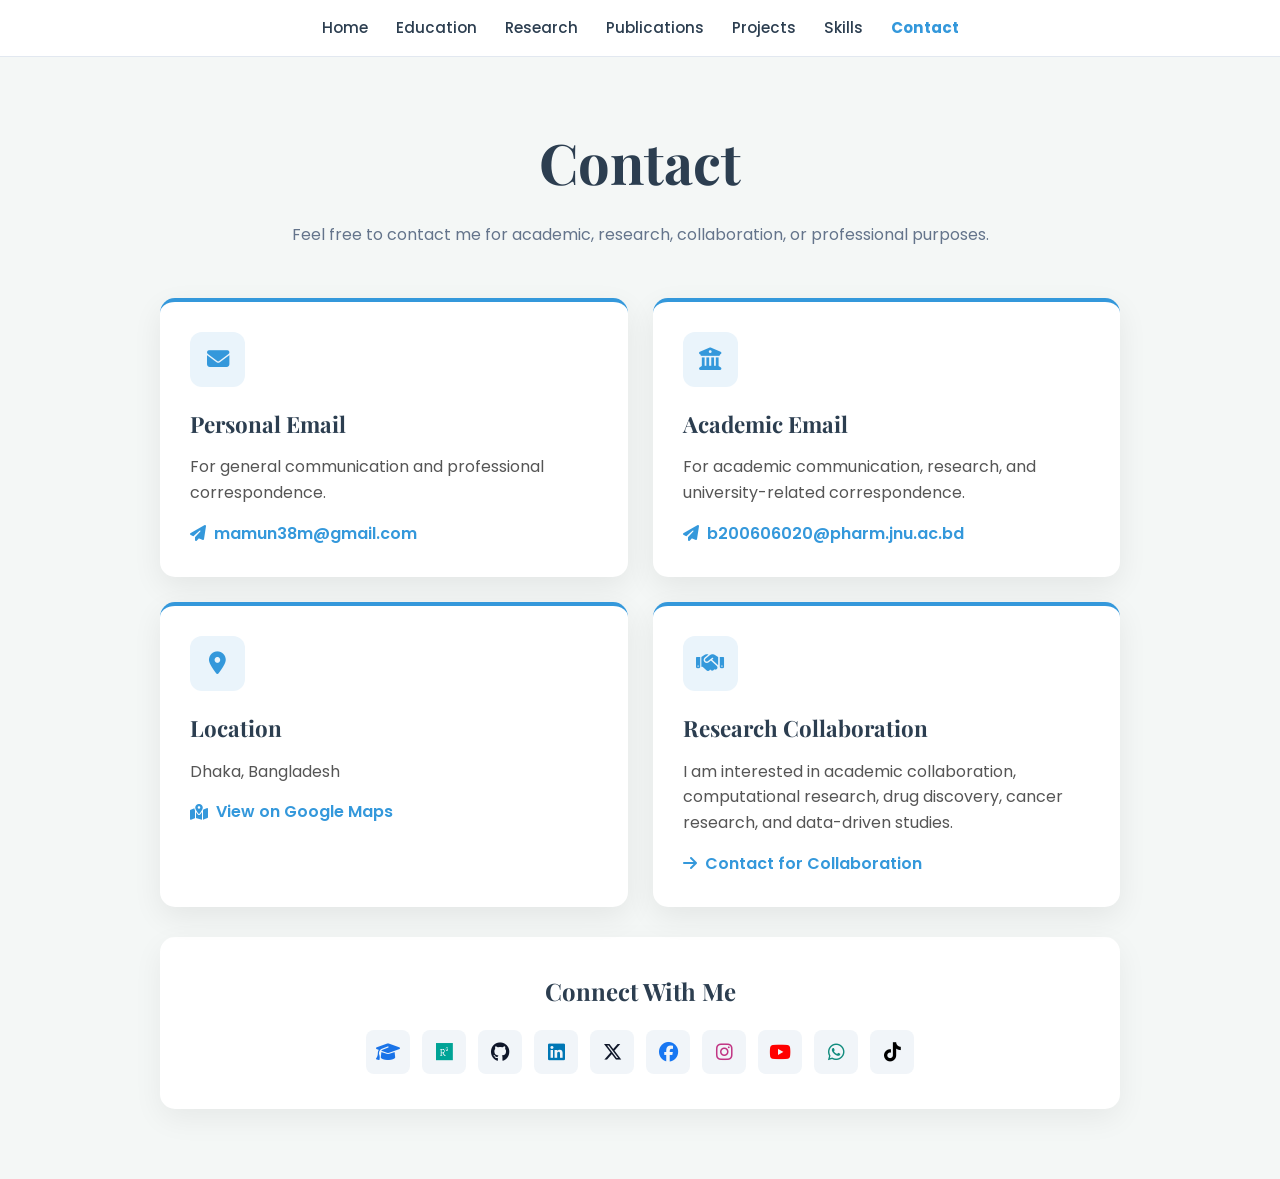
<file: contact/index.html>
<!DOCTYPE html>
<html lang="en">

<head>

    <meta charset="UTF-8">

    <meta
        name="viewport"
        content="width=device-width, initial-scale=1.0"
    >

    <title>Abdullah Al Mamun | Contact</title>

    <!-- Google Fonts -->
    <link rel="preconnect" href="https://fonts.googleapis.com">
    <link rel="preconnect" href="https://fonts.gstatic.com" crossorigin>

    <link
        href="https://fonts.googleapis.com/css2?family=Playfair+Display:wght@700&family=Poppins:wght@300;400;500;600;700&display=swap"
        rel="stylesheet"
    >

    <!-- Font Awesome -->
    <link
        rel="stylesheet"
        href="https://cdnjs.cloudflare.com/ajax/libs/font-awesome/6.5.1/css/all.min.css"
        crossorigin="anonymous"
        referrerpolicy="no-referrer"
    >

    <style>

        :root {
            --primary-color: #2c3e50;
            --accent-color: #3498db;
            --bg-color: #f4f7f6;
            --text-color: #333;
            --card-bg: #ffffff;
            --border-color: #e2e8f0;
        }

        * {
            box-sizing: border-box;
            scroll-behavior: smooth;
        }

        body {
            font-family: 'Poppins', sans-serif;

            background-color:
                var(--bg-color);

            color:
                var(--text-color);

            margin: 0;
            padding: 0;

            line-height: 1.6;
        }


        /* =========================
           Navigation
        ========================== */

        .site-header {
            background: #ffffff;

            border-bottom:
                1px solid var(--border-color);

            position: sticky;

            top: 0;

            z-index: 1000;
        }


        .site-nav {
            max-width: 1100px;

            margin: 0 auto;

            padding: 16px 20px;

            display: flex;

            justify-content: center;

            align-items: center;

            gap: 28px;

            flex-wrap: wrap;
        }


        .site-nav a {
            color:
                var(--primary-color);

            text-decoration: none;

            font-weight: 500;

            font-size: 0.95rem;

            transition:
                color 0.2s ease,
                transform 0.2s ease;
        }


        .site-nav a:hover {
            color:
                var(--accent-color);

            transform:
                translateY(-1px);
        }


        .site-nav a.active {
            color:
                var(--accent-color);

            font-weight: 700;
        }


        /* =========================
           Page Header
        ========================== */

        .page-header {
            text-align: center;

            max-width: 1000px;

            margin: 0 auto;

            padding:
                60px 20px 30px 20px;
        }


        .page-header h1 {
            font-family:
                'Playfair Display',
                serif;

            font-size:
                clamp(2.3rem, 5vw, 3.5rem);

            color:
                var(--primary-color);

            margin:
                0 0 15px 0;
        }


        .page-header p {
            max-width: 720px;

            margin: 0 auto;

            color:
                #64748b;

            font-size:
                1rem;
        }


        /* =========================
           Main Container
        ========================== */

        .container {
            max-width: 1000px;

            margin: 0 auto;

            padding:
                20px 20px 70px 20px;
        }


        /* =========================
           Contact Grid
        ========================== */

        .contact-grid {
            display: grid;

            grid-template-columns:
                repeat(2, 1fr);

            gap: 25px;
        }


        /* =========================
           Contact Card
        ========================== */

        .contact-card {
            background:
                var(--card-bg);

            border-radius:
                15px;

            padding:
                30px;

            box-shadow:
                0 10px 30px
                rgba(0, 0, 0, 0.07);

            border-top:
                4px solid var(--accent-color);

            transition:
                transform 0.3s ease,
                box-shadow 0.3s ease;
        }


        .contact-card:hover {
            transform:
                translateY(-6px);

            box-shadow:
                0 16px 38px
                rgba(0, 0, 0, 0.12);
        }


        /* =========================
           Contact Icon
        ========================== */

        .contact-icon {
            width:
                55px;

            height:
                55px;

            border-radius:
                12px;

            background:
                #eaf4fb;

            color:
                var(--accent-color);

            display:
                flex;

            align-items:
                center;

            justify-content:
                center;

            margin-bottom:
                20px;
        }


        .contact-icon i {
            font-size:
                1.4rem;
        }


        /* =========================
           Contact Heading
        ========================== */

        .contact-card h2 {
            font-family:
                'Playfair Display',
                serif;

            color:
                var(--primary-color);

            font-size:
                1.4rem;

            margin:
                0 0 12px 0;
        }


        .contact-card p {
            color:
                #555;

            margin:
                0 0 15px 0;
        }


        /* =========================
           Contact Links
        ========================== */

        .contact-link {
            display:
                inline-flex;

            align-items:
                center;

            gap:
                8px;

            color:
                var(--accent-color);

            text-decoration:
                none;

            font-weight:
                600;

            word-break:
                break-word;
        }


        .contact-link:hover {
            text-decoration:
                underline;
        }


        /* =========================
           Social Section
        ========================== */

        .social-section {
            background:
                #ffffff;

            border-radius:
                15px;

            padding:
                35px;

            margin-top:
                30px;

            box-shadow:
                0 10px 30px
                rgba(0, 0, 0, 0.06);

            text-align:
                center;
        }


        .social-section h2 {
            font-family:
                'Playfair Display',
                serif;

            color:
                var(--primary-color);

            margin:
                0 0 20px 0;
        }


        .social-grid {
            display:
                flex;

            justify-content:
                center;

            align-items:
                center;

            flex-wrap:
                wrap;

            gap:
                12px;
        }


        /* =========================
           Social Buttons
        ========================== */

        .social-btn {
            width:
                44px;

            height:
                44px;

            border-radius:
                8px;

            background:
                #f1f5f9;

            display:
                flex;

            align-items:
                center;

            justify-content:
                center;

            text-decoration:
                none;

            transition:
                background-color 0.2s ease,
                transform 0.2s ease;
        }


        .social-btn i {
            font-size:
                1.2rem;
        }


        .social-btn:hover {
            background:
                #0f172a;

            transform:
                translateY(-3px);
        }


        .social-btn:hover i {
            color:
                #ffffff !important;
        }


        .scholar i {
            color: #1a73e8;
        }

        .researchgate i {
            color: #00a396;
        }

        .github i {
            color: #0f172a;
        }

        .linkedin i {
            color: #0077b5;
        }

        .twitter i {
            color: #0f172a;
        }

        .facebook i {
            color: #1877f2;
        }

        .instagram i {
            color: #c13584;
        }

        .youtube i {
            color: #ff0000;
        }

        .whatsapp i {
            color: #128c7e;
        }

        .tiktok i {
            color: #000000;
        }


        /* =========================
           Responsive
        ========================== */

        @media (max-width: 768px) {

            .site-nav {
                gap:
                    15px;

                padding:
                    14px 12px;
            }


            .site-nav a {
                font-size:
                    0.9rem;
            }


            .page-header {
                padding:
                    45px 15px 20px 15px;
            }


            .container {
                padding:
                    15px 15px 50px 15px;
            }


            .contact-grid {
                grid-template-columns:
                    1fr;
            }


            .contact-card,
            .social-section {
                padding:
                    25px;
            }

        }

    </style>

</head>


<body>


    <!-- =========================
         Navigation
    ========================== -->

    <header class="site-header">

        <nav class="site-nav">

            <a href="../">
                Home
            </a>

            <a href="../education/">
                Education
            </a>

            <a href="../research/">
                Research
            </a>

            <a href="../publications/">
                Publications
            </a>

            <a href="../projects/">
                Projects
            </a>

            <a href="../skills/">
                Skills
            </a>

            <a
                href="../contact/"
                class="active"
            >
                Contact
            </a>

        </nav>

    </header>


    <!-- =========================
         Page Header
    ========================== -->

    <header class="page-header">

        <h1>
            Contact
        </h1>

        <p>
            Feel free to contact me for academic,
            research, collaboration, or professional purposes.
        </p>

    </header>


    <!-- =========================
         Main Content
    ========================== -->

    <main class="container">


        <section class="contact-grid">


            <!-- Personal Email -->

            <article class="contact-card">

                <div class="contact-icon">

                    <i class="fa-solid fa-envelope"></i>

                </div>


                <h2>
                    Personal Email
                </h2>


                <p>
                    For general communication and professional
                    correspondence.
                </p>


                <a
                    href="mailto:mamun38m@gmail.com"
                    class="contact-link"
                >

                    <i class="fa-solid fa-paper-plane"></i>

                    mamun38m@gmail.com

                </a>

            </article>


            <!-- Academic Email -->

            <article class="contact-card">

                <div class="contact-icon">

                    <i class="fa-solid fa-building-columns"></i>

                </div>


                <h2>
                    Academic Email
                </h2>


                <p>
                    For academic communication, research,
                    and university-related correspondence.
                </p>


                <a
                    href="mailto:b200606020@pharm.jnu.ac.bd"
                    class="contact-link"
                >

                    <i class="fa-solid fa-paper-plane"></i>

                    b200606020@pharm.jnu.ac.bd

                </a>

            </article>


            <!-- Location -->

            <article class="contact-card">

                <div class="contact-icon">

                    <i class="fa-solid fa-location-dot"></i>

                </div>


                <h2>
                    Location
                </h2>


                <p>
                    Dhaka, Bangladesh
                </p>


                <a
                    href="https://www.google.com/maps/search/?api=1&query=Dhaka%2C%20Bangladesh"
                    target="_blank"
                    rel="noopener noreferrer"
                    class="contact-link"
                >

                    <i class="fa-solid fa-map-location-dot"></i>

                    View on Google Maps

                </a>

            </article>


            <!-- Research Collaboration -->

            <article class="contact-card">

                <div class="contact-icon">

                    <i class="fa-solid fa-handshake"></i>

                </div>


                <h2>
                    Research Collaboration
                </h2>


                <p>
                    I am interested in academic collaboration,
                    computational research, drug discovery,
                    cancer research, and data-driven studies.
                </p>


                <a
                    href="mailto:mamun38m@gmail.com?subject=Research%20Collaboration"
                    class="contact-link"
                >

                    <i class="fa-solid fa-arrow-right"></i>

                    Contact for Collaboration

                </a>

            </article>


        </section>


        <!-- =========================
             Social Media
        ========================== -->

        <section class="social-section">

            <h2>
                Connect With Me
            </h2>


            <div class="social-grid">


                <!-- Google Scholar -->

                <a
                    href="https://scholar.google.com/citations?user=qJo47FMAAAAJ&hl=en"
                    target="_blank"
                    rel="noopener noreferrer"
                    title="Google Scholar"
                    class="social-btn scholar"
                >

                    <i class="fa-solid fa-graduation-cap"></i>

                </a>


                <!-- ResearchGate -->

                <a
                    href="https://www.researchgate.net/profile/Abdullah-Al-Mamun-172"
                    target="_blank"
                    rel="noopener noreferrer"
                    title="ResearchGate"
                    class="social-btn researchgate"
                >

                    <i class="fa-brands fa-researchgate"></i>

                </a>


                <!-- GitHub -->

                <a
                    href="https://github.com/mamun38m"
                    target="_blank"
                    rel="noopener noreferrer"
                    title="GitHub"
                    class="social-btn github"
                >

                    <i class="fa-brands fa-github"></i>

                </a>


                <!-- LinkedIn -->

                <a
                    href="https://www.linkedin.com/in/abdullah-al-mamun-a0a0a9363"
                    target="_blank"
                    rel="noopener noreferrer"
                    title="LinkedIn"
                    class="social-btn linkedin"
                >

                    <i class="fa-brands fa-linkedin"></i>

                </a>


                <!-- X -->

                <a
                    href="https://x.com/mamun38m"
                    target="_blank"
                    rel="noopener noreferrer"
                    title="X"
                    class="social-btn twitter"
                >

                    <i class="fa-brands fa-x-twitter"></i>

                </a>


                <!-- Facebook -->

                <a
                    href="https://www.facebook.com/profile.php?id=61592614747539"
                    target="_blank"
                    rel="noopener noreferrer"
                    title="Facebook"
                    class="social-btn facebook"
                >

                    <i class="fa-brands fa-facebook"></i>

                </a>


                <!-- Instagram -->

                <a
                    href="https://www.instagram.com/learnunnecessarythings/"
                    target="_blank"
                    rel="noopener noreferrer"
                    title="Instagram"
                    class="social-btn instagram"
                >

                    <i class="fa-brands fa-instagram"></i>

                </a>


                <!-- YouTube -->

                <a
                    href="https://www.youtube.com/@LearnUnnecessaryThings"
                    target="_blank"
                    rel="noopener noreferrer"
                    title="YouTube"
                    class="social-btn youtube"
                >

                    <i class="fa-brands fa-youtube"></i>

                </a>


                <!-- WhatsApp -->

                <a
                    href="https://wa.me/8801571246461"
                    target="_blank"
                    rel="noopener noreferrer"
                    title="WhatsApp"
                    class="social-btn whatsapp"
                >

                    <i class="fa-brands fa-whatsapp"></i>

                </a>


                <!-- TikTok -->

                <a
                    href="https://www.tiktok.com/@learnunnecessarythings"
                    target="_blank"
                    rel="noopener noreferrer"
                    title="TikTok"
                    class="social-btn tiktok"
                >

                    <i class="fa-brands fa-tiktok"></i>

                </a>


            </div>

        </section>


    </main>


</body>

</html>
</file>
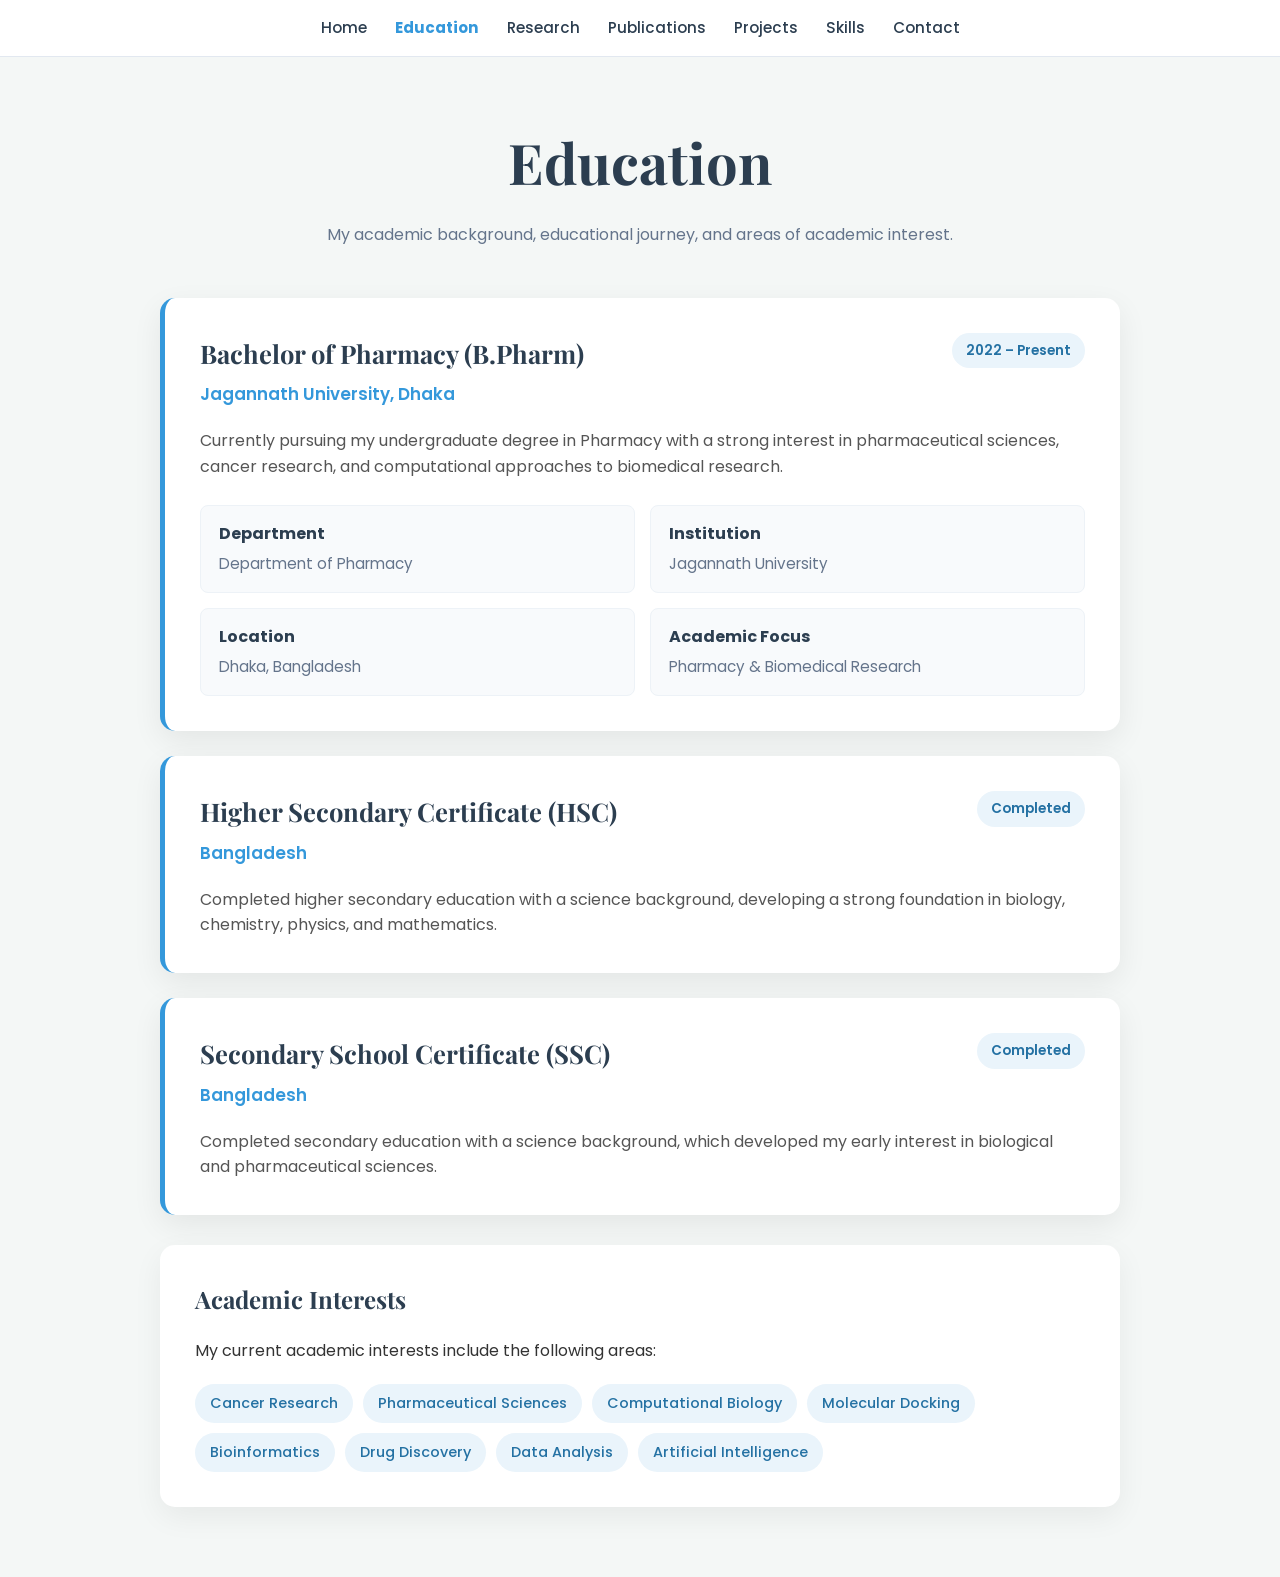
<file: education/index.html>
<!DOCTYPE html>
<html lang="en">

<head>

    <meta charset="UTF-8">

    <meta
        name="viewport"
        content="width=device-width, initial-scale=1.0"
    >

    <title>Abdullah Al Mamun | Education</title>

    <!-- Google Fonts -->
    <link rel="preconnect" href="https://fonts.googleapis.com">
    <link rel="preconnect" href="https://fonts.gstatic.com" crossorigin>

    <link
        href="https://fonts.googleapis.com/css2?family=Playfair+Display:wght@700&family=Poppins:wght@300;400;500;600;700&display=swap"
        rel="stylesheet"
    >

    <!-- Font Awesome -->
    <link
        rel="stylesheet"
        href="https://cdnjs.cloudflare.com/ajax/libs/font-awesome/6.5.1/css/all.min.css"
        crossorigin="anonymous"
        referrerpolicy="no-referrer"
    >

    <style>

        :root {
            --primary-color: #2c3e50;
            --accent-color: #3498db;
            --bg-color: #f4f7f6;
            --text-color: #333;
            --card-bg: #ffffff;
            --border-color: #e2e8f0;
        }

        * {
            box-sizing: border-box;
            scroll-behavior: smooth;
        }

        body {
            font-family: 'Poppins', sans-serif;

            background-color: var(--bg-color);

            color: var(--text-color);

            margin: 0;
            padding: 0;

            line-height: 1.6;
        }


        /* =========================
           Navigation
        ========================== */

        .site-header {
            background: #ffffff;

            border-bottom:
                1px solid var(--border-color);

            position: sticky;

            top: 0;

            z-index: 1000;
        }


        .site-nav {
            max-width: 1100px;

            margin: 0 auto;

            padding: 16px 20px;

            display: flex;

            justify-content: center;

            align-items: center;

            gap: 28px;

            flex-wrap: wrap;
        }


        .site-nav a {
            color: var(--primary-color);

            text-decoration: none;

            font-weight: 500;

            font-size: 0.95rem;

            transition:
                color 0.2s ease,
                transform 0.2s ease;
        }


        .site-nav a:hover {
            color: var(--accent-color);

            transform:
                translateY(-1px);
        }


        .site-nav a.active {
            color: var(--accent-color);

            font-weight: 700;
        }


        /* =========================
           Page Header
        ========================== */

        .page-header {
            text-align: center;

            max-width: 1000px;

            margin: 0 auto;

            padding:
                60px 20px 30px 20px;
        }


        .page-header h1 {
            font-family:
                'Playfair Display',
                serif;

            font-size:
                clamp(2.3rem, 5vw, 3.5rem);

            color:
                var(--primary-color);

            margin:
                0 0 15px 0;
        }


        .page-header p {
            max-width: 700px;

            margin: 0 auto;

            color: #64748b;

            font-size: 1rem;
        }


        /* =========================
           Main Container
        ========================== */

        .container {
            max-width: 1000px;

            margin: 0 auto;

            padding:
                20px 20px 70px 20px;
        }


        /* =========================
           Education Card
        ========================== */

        .education-card {
            background:
                var(--card-bg);

            border-radius:
                15px;

            padding:
                35px;

            margin-bottom:
                25px;

            box-shadow:
                0 10px 30px
                rgba(0, 0, 0, 0.07);

            border-left:
                5px solid var(--accent-color);

            transition:
                transform 0.3s ease,
                box-shadow 0.3s ease;
        }


        .education-card:hover {
            transform:
                translateY(-5px);

            box-shadow:
                0 15px 35px
                rgba(0, 0, 0, 0.11);
        }


        .education-top {
            display: flex;

            justify-content: space-between;

            align-items: flex-start;

            gap: 20px;

            flex-wrap: wrap;
        }


        .education-title {
            flex: 1;
        }


        .education-title h2 {
            font-family:
                'Playfair Display',
                serif;

            color:
                var(--primary-color);

            margin:
                0 0 8px 0;

            font-size:
                1.6rem;
        }


        .education-title h3 {
            color:
                var(--accent-color);

            margin:
                0;

            font-size:
                1.05rem;

            font-weight:
                600;
        }


        .education-date {
            background:
                #eaf4fb;

            color:
                #2471a3;

            padding:
                7px 14px;

            border-radius:
                20px;

            font-size:
                0.85rem;

            font-weight:
                600;

            white-space:
                nowrap;
        }


        .education-card p {
            margin:
                20px 0 0 0;

            color:
                #555;
        }


        /* =========================
           Details
        ========================== */

        .details-grid {
            display:
                grid;

            grid-template-columns:
                repeat(2, 1fr);

            gap:
                15px;

            margin-top:
                25px;
        }


        .detail-item {
            background:
                #f8fafc;

            padding:
                15px 18px;

            border-radius:
                8px;

            border:
                1px solid #edf2f7;
        }


        .detail-item strong {
            display:
                block;

            color:
                var(--primary-color);

            margin-bottom:
                5px;
        }


        .detail-item span {
            color:
                #64748b;

            font-size:
                0.95rem;
        }


        /* =========================
           Academic Interests
        ========================== */

        .interest-section {
            background:
                #ffffff;

            border-radius:
                15px;

            padding:
                35px;

            margin-top:
                30px;

            box-shadow:
                0 10px 30px
                rgba(0, 0, 0, 0.06);
        }


        .interest-section h2 {
            font-family:
                'Playfair Display',
                serif;

            color:
                var(--primary-color);

            margin-top:
                0;
        }


        .interest-list {
            display:
                flex;

            flex-wrap:
                wrap;

            gap:
                10px;

            padding:
                0;

            margin:
                20px 0 0 0;

            list-style:
                none;
        }


        .interest-list li {
            background:
                #eaf4fb;

            color:
                #2471a3;

            padding:
                8px 15px;

            border-radius:
                20px;

            font-size:
                0.9rem;

            font-weight:
                500;
        }


        /* =========================
           Responsive
        ========================== */

        @media (max-width: 768px) {

            .site-nav {
                gap:
                    15px;

                padding:
                    14px 12px;
            }


            .site-nav a {
                font-size:
                    0.9rem;
            }


            .page-header {
                padding:
                    45px 15px 20px 15px;
            }


            .container {
                padding:
                    15px 15px 50px 15px;
            }


            .education-card,
            .interest-section {
                padding:
                    25px;
            }


            .details-grid {
                grid-template-columns:
                    1fr;
            }
        }


        @media (max-width: 500px) {

            .education-title h2 {
                font-size:
                    1.35rem;
            }


            .education-top {
                flex-direction:
                    column;
            }

        }

    </style>

</head>


<body>


    <!-- =========================
         Navigation
    ========================== -->

    <header class="site-header">

        <nav class="site-nav">

            <a href="../">
                Home
            </a>

            <a
                href="../education/"
                class="active"
            >
                Education
            </a>

            <a href="../research/">
                Research
            </a>

            <a href="../publications/">
                Publications
            </a>

            <a href="../projects/">
                Projects
            </a>

            <a href="../skills/">
                Skills
            </a>

            <a href="../contact/">
                Contact
            </a>

        </nav>

    </header>


    <!-- =========================
         Page Header
    ========================== -->

    <header class="page-header">

        <h1>
            Education
        </h1>

        <p>
            My academic background, educational journey,
            and areas of academic interest.
        </p>

    </header>


    <!-- =========================
         Main Content
    ========================== -->

    <main class="container">


        <!-- =========================
             University
        ========================== -->

        <section class="education-card">

            <div class="education-top">

                <div class="education-title">

                    <h2>
                        Bachelor of Pharmacy (B.Pharm)
                    </h2>

                    <h3>
                        Jagannath University, Dhaka
                    </h3>

                </div>

                <div class="education-date">
                    2022 – Present
                </div>

            </div>


            <p>
                Currently pursuing my undergraduate degree in Pharmacy
                with a strong interest in pharmaceutical sciences,
                cancer research, and computational approaches to
                biomedical research.
            </p>


            <div class="details-grid">

                <div class="detail-item">

                    <strong>
                        Department
                    </strong>

                    <span>
                        Department of Pharmacy
                    </span>

                </div>


                <div class="detail-item">

                    <strong>
                        Institution
                    </strong>

                    <span>
                        Jagannath University
                    </span>

                </div>


                <div class="detail-item">

                    <strong>
                        Location
                    </strong>

                    <span>
                        Dhaka, Bangladesh
                    </span>

                </div>


                <div class="detail-item">

                    <strong>
                        Academic Focus
                    </strong>

                    <span>
                        Pharmacy &amp; Biomedical Research
                    </span>

                </div>

            </div>

        </section>


        <!-- =========================
             Higher Secondary
        ========================== -->

        <section class="education-card">

            <div class="education-top">

                <div class="education-title">

                    <h2>
                        Higher Secondary Certificate (HSC)
                    </h2>

                    <h3>
                        Bangladesh
                    </h3>

                </div>

                <div class="education-date">
                    Completed
                </div>

            </div>


            <p>
                Completed higher secondary education with a science
                background, developing a strong foundation in
                biology, chemistry, physics, and mathematics.
            </p>

        </section>


        <!-- =========================
             Secondary
        ========================== -->

        <section class="education-card">

            <div class="education-top">

                <div class="education-title">

                    <h2>
                        Secondary School Certificate (SSC)
                    </h2>

                    <h3>
                        Bangladesh
                    </h3>

                </div>

                <div class="education-date">
                    Completed
                </div>

            </div>


            <p>
                Completed secondary education with a science background,
                which developed my early interest in biological and
                pharmaceutical sciences.
            </p>

        </section>


        <!-- =========================
             Academic Interests
        ========================== -->

        <section class="interest-section">

            <h2>
                Academic Interests
            </h2>

            <p>
                My current academic interests include the following
                areas:
            </p>


            <ul class="interest-list">

                <li>
                    Cancer Research
                </li>

                <li>
                    Pharmaceutical Sciences
                </li>

                <li>
                    Computational Biology
                </li>

                <li>
                    Molecular Docking
                </li>

                <li>
                    Bioinformatics
                </li>

                <li>
                    Drug Discovery
                </li>

                <li>
                    Data Analysis
                </li>

                <li>
                    Artificial Intelligence
                </li>

            </ul>

        </section>


    </main>


</body>

</html>
</file>
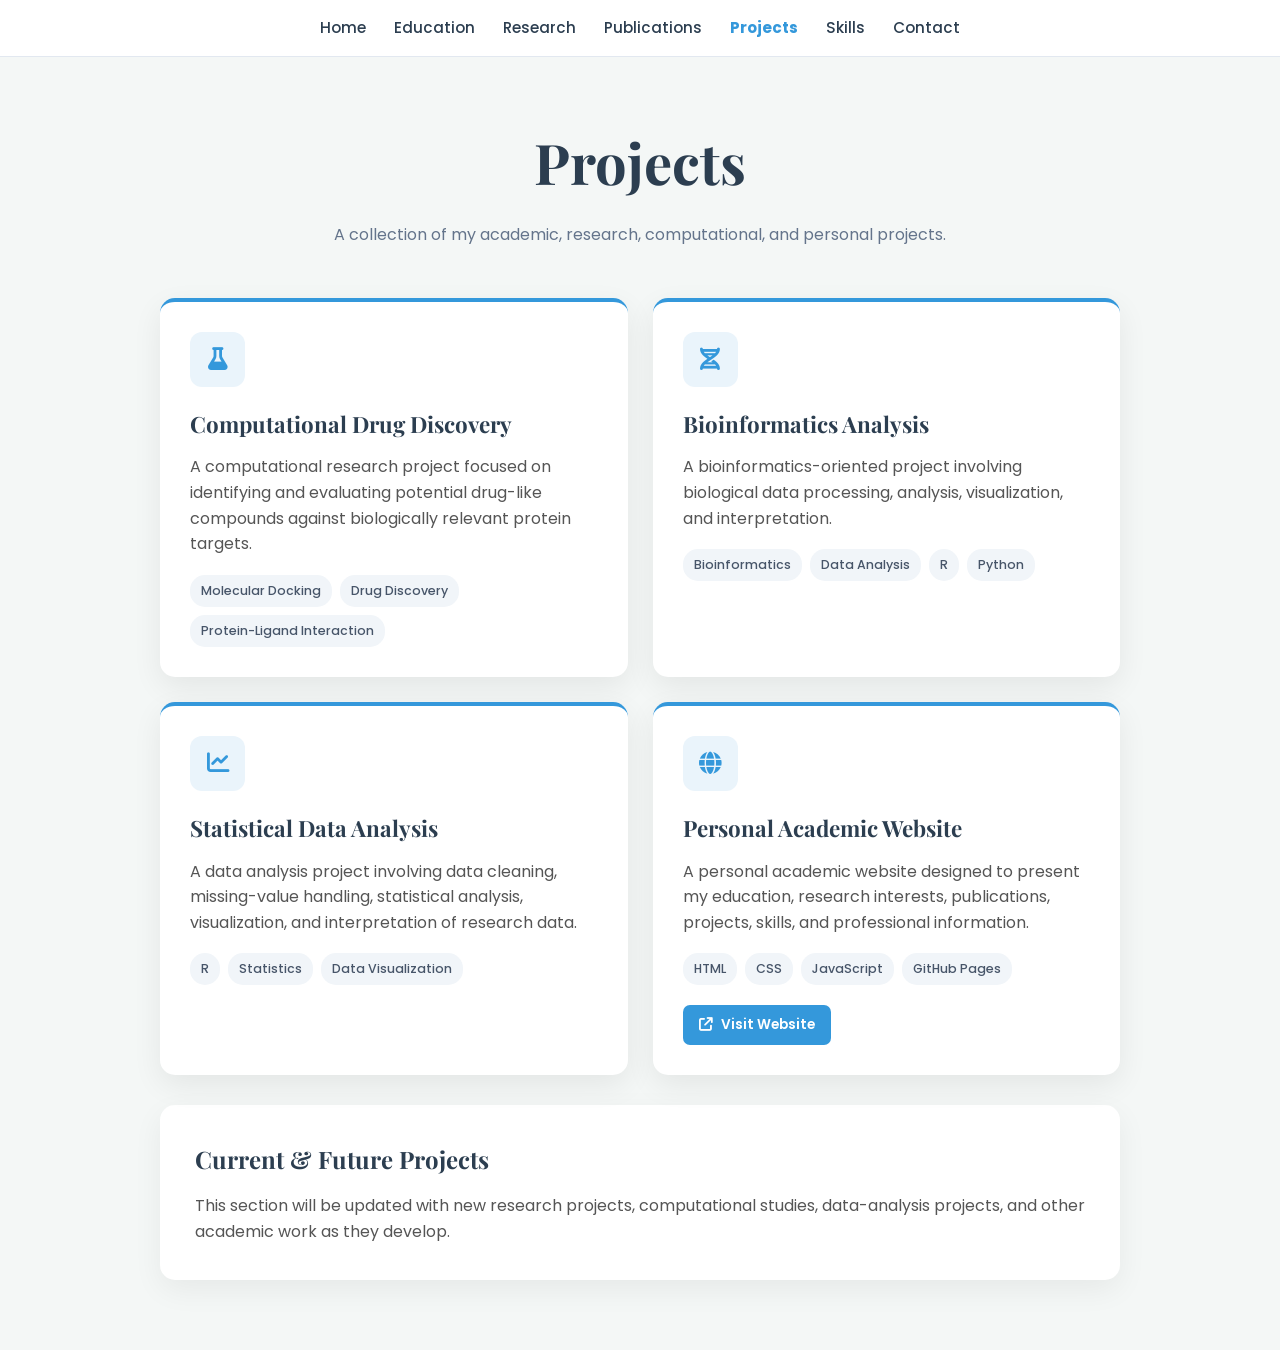
<file: projects/index.html>
<!DOCTYPE html>
<html lang="en">

<head>

    <meta charset="UTF-8">

    <meta
        name="viewport"
        content="width=device-width, initial-scale=1.0"
    >

    <title>Abdullah Al Mamun | Projects</title>

    <!-- Google Fonts -->
    <link rel="preconnect" href="https://fonts.googleapis.com">
    <link rel="preconnect" href="https://fonts.gstatic.com" crossorigin>

    <link
        href="https://fonts.googleapis.com/css2?family=Playfair+Display:wght@700&family=Poppins:wght@300;400;500;600;700&display=swap"
        rel="stylesheet"
    >

    <!-- Font Awesome -->
    <link
        rel="stylesheet"
        href="https://cdnjs.cloudflare.com/ajax/libs/font-awesome/6.5.1/css/all.min.css"
        crossorigin="anonymous"
        referrerpolicy="no-referrer"
    >

    <style>

        :root {
            --primary-color: #2c3e50;
            --accent-color: #3498db;
            --bg-color: #f4f7f6;
            --text-color: #333;
            --card-bg: #ffffff;
            --border-color: #e2e8f0;
        }

        * {
            box-sizing: border-box;
            scroll-behavior: smooth;
        }

        body {
            font-family: 'Poppins', sans-serif;
            background-color: var(--bg-color);
            color: var(--text-color);

            margin: 0;
            padding: 0;

            line-height: 1.6;
        }


        /* =========================
           Navigation
        ========================== */

        .site-header {
            background: #ffffff;

            border-bottom:
                1px solid var(--border-color);

            position: sticky;

            top: 0;

            z-index: 1000;
        }


        .site-nav {
            max-width: 1100px;

            margin: 0 auto;

            padding: 16px 20px;

            display: flex;

            justify-content: center;

            align-items: center;

            gap: 28px;

            flex-wrap: wrap;
        }


        .site-nav a {
            color: var(--primary-color);

            text-decoration: none;

            font-weight: 500;

            font-size: 0.95rem;

            transition:
                color 0.2s ease,
                transform 0.2s ease;
        }


        .site-nav a:hover {
            color: var(--accent-color);

            transform:
                translateY(-1px);
        }


        .site-nav a.active {
            color: var(--accent-color);

            font-weight: 700;
        }


        /* =========================
           Page Header
        ========================== */

        .page-header {
            text-align: center;

            max-width: 1000px;

            margin: 0 auto;

            padding:
                60px 20px 30px 20px;
        }


        .page-header h1 {
            font-family:
                'Playfair Display',
                serif;

            font-size:
                clamp(2.3rem, 5vw, 3.5rem);

            color:
                var(--primary-color);

            margin:
                0 0 15px 0;
        }


        .page-header p {
            max-width: 720px;

            margin: 0 auto;

            color: #64748b;

            font-size: 1rem;
        }


        /* =========================
           Main Container
        ========================== */

        .container {
            max-width: 1000px;

            margin: 0 auto;

            padding:
                20px 20px 70px 20px;
        }


        /* =========================
           Project Grid
        ========================== */

        .project-grid {
            display:
                grid;

            grid-template-columns:
                repeat(2, 1fr);

            gap:
                25px;
        }


        /* =========================
           Project Card
        ========================== */

        .project-card {
            background:
                var(--card-bg);

            border-radius:
                15px;

            padding:
                30px;

            box-shadow:
                0 10px 30px
                rgba(0, 0, 0, 0.07);

            border-top:
                4px solid var(--accent-color);

            transition:
                transform 0.3s ease,
                box-shadow 0.3s ease;
        }


        .project-card:hover {
            transform:
                translateY(-6px);

            box-shadow:
                0 16px 38px
                rgba(0, 0, 0, 0.12);
        }


        /* =========================
           Project Icon
        ========================== */

        .project-icon {
            width:
                55px;

            height:
                55px;

            border-radius:
                12px;

            background:
                #eaf4fb;

            color:
                var(--accent-color);

            display:
                flex;

            align-items:
                center;

            justify-content:
                center;

            margin-bottom:
                20px;
        }


        .project-icon i {
            font-size:
                1.4rem;
        }


        /* =========================
           Project Content
        ========================== */

        .project-card h2 {
            font-family:
                'Playfair Display',
                serif;

            color:
                var(--primary-color);

            font-size:
                1.4rem;

            margin:
                0 0 12px 0;
        }


        .project-card p {
            color:
                #555;

            margin:
                0 0 18px 0;
        }


        /* =========================
           Project Tags
        ========================== */

        .project-tags {
            display:
                flex;

            flex-wrap:
                wrap;

            gap:
                8px;

            margin-top:
                15px;
        }


        .project-tag {
            background:
                #f1f5f9;

            color:
                #475569;

            padding:
                6px 11px;

            border-radius:
                15px;

            font-size:
                0.78rem;

            font-weight:
                500;
        }


        /* =========================
           Project Button
        ========================== */

        .project-btn {
            display:
                inline-flex;

            align-items:
                center;

            gap:
                8px;

            margin-top:
                20px;

            padding:
                9px 16px;

            background:
                var(--accent-color);

            color:
                #ffffff;

            border-radius:
                7px;

            text-decoration:
                none;

            font-size:
                0.85rem;

            font-weight:
                600;

            transition:
                background-color 0.2s ease,
                transform 0.2s ease;
        }


        .project-btn:hover {
            background:
                #2471a3;

            transform:
                translateY(-2px);
        }


        /* =========================
           Current Work Section
        ========================== */

        .current-work {
            background:
                #ffffff;

            border-radius:
                15px;

            padding:
                35px;

            margin-top:
                30px;

            box-shadow:
                0 10px 30px
                rgba(0, 0, 0, 0.06);
        }


        .current-work h2 {
            font-family:
                'Playfair Display',
                serif;

            color:
                var(--primary-color);

            margin:
                0 0 15px 0;
        }


        .current-work p {
            color:
                #555;

            margin:
                0;
        }


        /* =========================
           Responsive
        ========================== */

        @media (max-width: 768px) {

            .site-nav {
                gap:
                    15px;

                padding:
                    14px 12px;
            }


            .site-nav a {
                font-size:
                    0.9rem;
            }


            .page-header {
                padding:
                    45px 15px 20px 15px;
            }


            .container {
                padding:
                    15px 15px 50px 15px;
            }


            .project-grid {
                grid-template-columns:
                    1fr;
            }


            .project-card,
            .current-work {
                padding:
                    25px;
            }

        }


        @media (max-width: 500px) {

            .project-card h2 {
                font-size:
                    1.25rem;
            }

        }

    </style>

</head>


<body>


    <!-- =========================
         Navigation
    ========================== -->

    <header class="site-header">

        <nav class="site-nav">

            <a href="../">
                Home
            </a>

            <a href="../education/">
                Education
            </a>

            <a href="../research/">
                Research
            </a>

            <a href="../publications/">
                Publications
            </a>

            <a
                href="../projects/"
                class="active"
            >
                Projects
            </a>

            <a href="../skills/">
                Skills
            </a>

            <a href="../contact/">
                Contact
            </a>

        </nav>

    </header>


    <!-- =========================
         Page Header
    ========================== -->

    <header class="page-header">

        <h1>
            Projects
        </h1>

        <p>
            A collection of my academic, research,
            computational, and personal projects.
        </p>

    </header>


    <!-- =========================
         Main Content
    ========================== -->

    <main class="container">


        <!-- =========================
             Project Grid
        ========================== -->

        <section class="project-grid">


            <!-- Project 1 -->

            <article class="project-card">

                <div class="project-icon">

                    <i class="fa-solid fa-flask"></i>

                </div>


                <h2>
                    Computational Drug Discovery
                </h2>


                <p>
                    A computational research project focused on
                    identifying and evaluating potential drug-like
                    compounds against biologically relevant
                    protein targets.
                </p>


                <div class="project-tags">

                    <span class="project-tag">
                        Molecular Docking
                    </span>

                    <span class="project-tag">
                        Drug Discovery
                    </span>

                    <span class="project-tag">
                        Protein-Ligand Interaction
                    </span>

                </div>

            </article>


            <!-- Project 2 -->

            <article class="project-card">

                <div class="project-icon">

                    <i class="fa-solid fa-dna"></i>

                </div>


                <h2>
                    Bioinformatics Analysis
                </h2>


                <p>
                    A bioinformatics-oriented project involving
                    biological data processing, analysis,
                    visualization, and interpretation.
                </p>


                <div class="project-tags">

                    <span class="project-tag">
                        Bioinformatics
                    </span>

                    <span class="project-tag">
                        Data Analysis
                    </span>

                    <span class="project-tag">
                        R
                    </span>

                    <span class="project-tag">
                        Python
                    </span>

                </div>

            </article>


            <!-- Project 3 -->

            <article class="project-card">

                <div class="project-icon">

                    <i class="fa-solid fa-chart-line"></i>

                </div>


                <h2>
                    Statistical Data Analysis
                </h2>


                <p>
                    A data analysis project involving data cleaning,
                    missing-value handling, statistical analysis,
                    visualization, and interpretation of research data.
                </p>


                <div class="project-tags">

                    <span class="project-tag">
                        R
                    </span>

                    <span class="project-tag">
                        Statistics
                    </span>

                    <span class="project-tag">
                        Data Visualization
                    </span>

                </div>

            </article>


            <!-- Project 4 -->

            <article class="project-card">

                <div class="project-icon">

                    <i class="fa-solid fa-globe"></i>

                </div>


                <h2>
                    Personal Academic Website
                </h2>


                <p>
                    A personal academic website designed to present
                    my education, research interests, publications,
                    projects, skills, and professional information.
                </p>


                <div class="project-tags">

                    <span class="project-tag">
                        HTML
                    </span>

                    <span class="project-tag">
                        CSS
                    </span>

                    <span class="project-tag">
                        JavaScript
                    </span>

                    <span class="project-tag">
                        GitHub Pages
                    </span>

                </div>


                <a
                    href="../"
                    class="project-btn"
                >

                    <i class="fa-solid fa-arrow-up-right-from-square"></i>

                    Visit Website

                </a>

            </article>


        </section>


        <!-- =========================
             Current Work
        ========================== -->

        <section class="current-work">

            <h2>
                Current &amp; Future Projects
            </h2>

            <p>
                This section will be updated with new research projects,
                computational studies, data-analysis projects, and other
                academic work as they develop.
            </p>

        </section>


    </main>


</body>

</html>
</file>
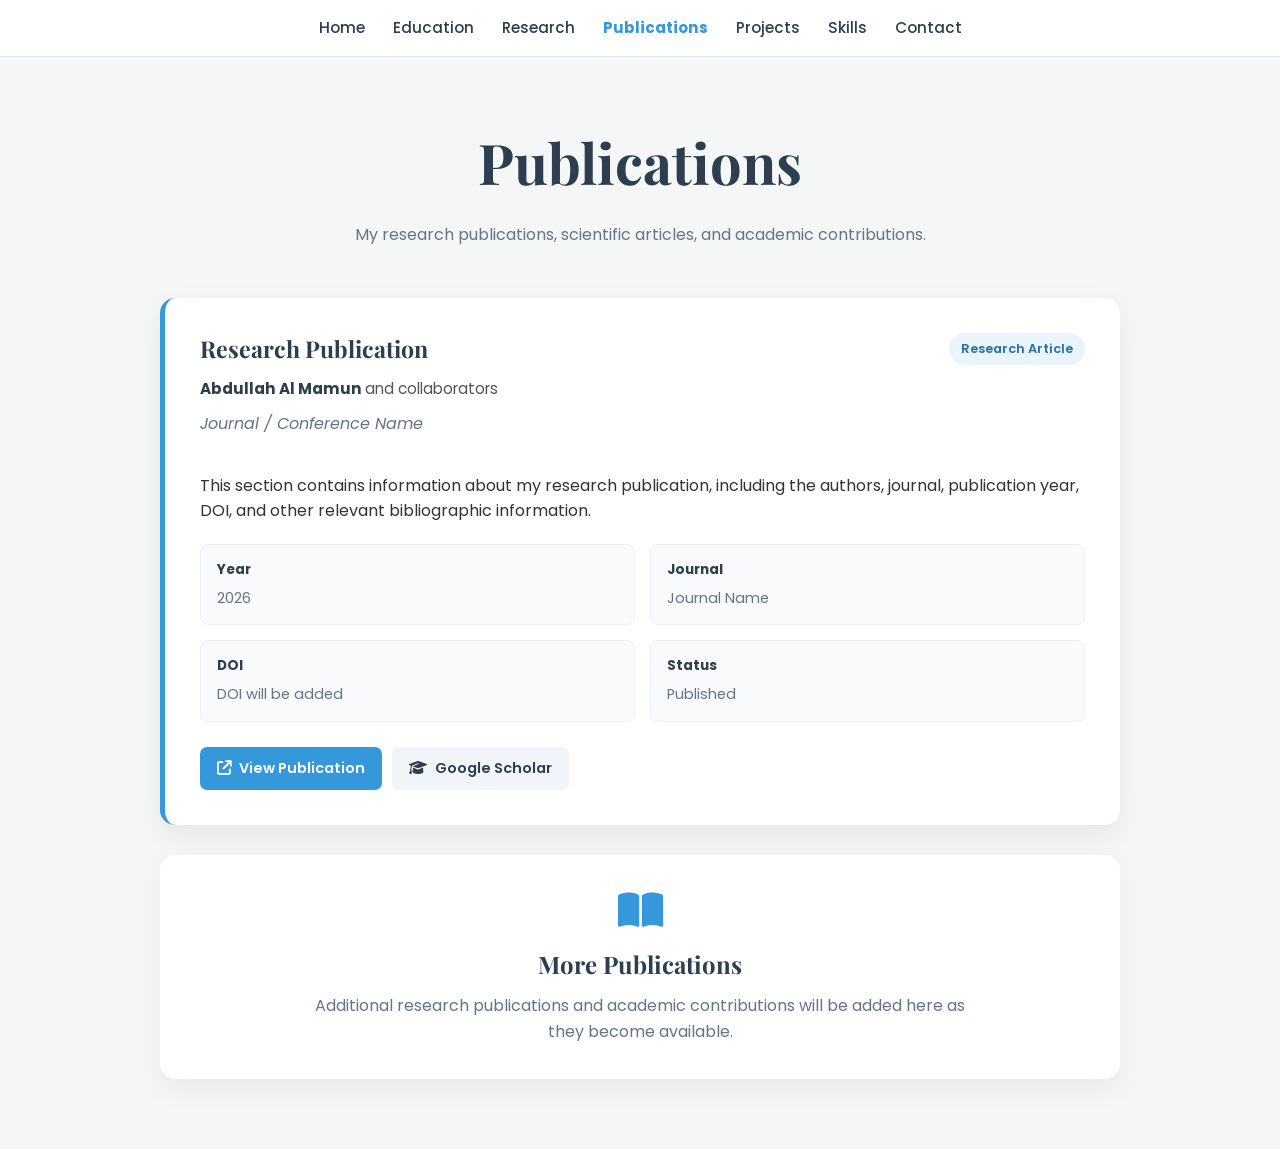
<file: publications/index.html>
<!DOCTYPE html>
<html lang="en">

<head>

    <meta charset="UTF-8">

    <meta
        name="viewport"
        content="width=device-width, initial-scale=1.0"
    >

    <title>Abdullah Al Mamun | Publications</title>

    <!-- Google Fonts -->
    <link rel="preconnect" href="https://fonts.googleapis.com">
    <link rel="preconnect" href="https://fonts.gstatic.com" crossorigin>

    <link
        href="https://fonts.googleapis.com/css2?family=Playfair+Display:wght@700&family=Poppins:wght@300;400;500;600;700&display=swap"
        rel="stylesheet"
    >

    <!-- Font Awesome -->
    <link
        rel="stylesheet"
        href="https://cdnjs.cloudflare.com/ajax/libs/font-awesome/6.5.1/css/all.min.css"
        crossorigin="anonymous"
        referrerpolicy="no-referrer"
    >

    <style>

        :root {
            --primary-color: #2c3e50;
            --accent-color: #3498db;
            --bg-color: #f4f7f6;
            --text-color: #333;
            --card-bg: #ffffff;
            --border-color: #e2e8f0;
        }

        * {
            box-sizing: border-box;
            scroll-behavior: smooth;
        }

        body {
            font-family: 'Poppins', sans-serif;

            background-color: var(--bg-color);

            color: var(--text-color);

            margin: 0;
            padding: 0;

            line-height: 1.6;
        }


        /* =========================
           Navigation
        ========================== */

        .site-header {
            background: #ffffff;

            border-bottom:
                1px solid var(--border-color);

            position: sticky;

            top: 0;

            z-index: 1000;
        }


        .site-nav {
            max-width: 1100px;

            margin: 0 auto;

            padding: 16px 20px;

            display: flex;

            justify-content: center;

            align-items: center;

            gap: 28px;

            flex-wrap: wrap;
        }


        .site-nav a {
            color: var(--primary-color);

            text-decoration: none;

            font-weight: 500;

            font-size: 0.95rem;

            transition:
                color 0.2s ease,
                transform 0.2s ease;
        }


        .site-nav a:hover {
            color: var(--accent-color);

            transform:
                translateY(-1px);
        }


        .site-nav a.active {
            color: var(--accent-color);

            font-weight: 700;
        }


        /* =========================
           Page Header
        ========================== */

        .page-header {
            text-align: center;

            max-width: 1000px;

            margin: 0 auto;

            padding:
                60px 20px 30px 20px;
        }


        .page-header h1 {
            font-family:
                'Playfair Display',
                serif;

            font-size:
                clamp(2.3rem, 5vw, 3.5rem);

            color:
                var(--primary-color);

            margin:
                0 0 15px 0;
        }


        .page-header p {
            max-width: 720px;

            margin: 0 auto;

            color: #64748b;

            font-size: 1rem;
        }


        /* =========================
           Main Container
        ========================== */

        .container {
            max-width: 1000px;

            margin: 0 auto;

            padding:
                20px 20px 70px 20px;
        }


        /* =========================
           Publication Card
        ========================== */

        .publication-card {
            background:
                var(--card-bg);

            border-radius:
                15px;

            padding:
                35px;

            margin-bottom:
                25px;

            box-shadow:
                0 10px 30px
                rgba(0, 0, 0, 0.07);

            border-left:
                5px solid var(--accent-color);

            transition:
                transform 0.3s ease,
                box-shadow 0.3s ease;
        }


        .publication-card:hover {
            transform:
                translateY(-5px);

            box-shadow:
                0 15px 35px
                rgba(0, 0, 0, 0.11);
        }


        /* =========================
           Publication Header
        ========================== */

        .publication-header {
            display:
                flex;

            justify-content:
                space-between;

            align-items:
                flex-start;

            gap:
                20px;

            flex-wrap:
                wrap;
        }


        .publication-type {
            display:
                inline-block;

            background:
                #eaf4fb;

            color:
                #2471a3;

            padding:
                6px 12px;

            border-radius:
                20px;

            font-size:
                0.8rem;

            font-weight:
                600;

            white-space:
                nowrap;
        }


        .publication-card h2 {
            font-family:
                'Playfair Display',
                serif;

            color:
                var(--primary-color);

            margin:
                0 0 12px 0;

            font-size:
                1.45rem;

            line-height:
                1.4;
        }


        .authors {
            color:
                #555;

            margin:
                0 0 10px 0;

            font-size:
                0.95rem;
        }


        .authors strong {
            color:
                var(--primary-color);
        }


        .journal {
            color:
                #64748b;

            font-style:
                italic;

            margin:
                0 0 20px 0;
        }


        /* =========================
           Publication Details
        ========================== */

        .publication-details {
            display:
                grid;

            grid-template-columns:
                repeat(2, 1fr);

            gap:
                15px;

            margin-top:
                20px;
        }


        .detail-item {
            background:
                #f8fafc;

            padding:
                14px 16px;

            border-radius:
                8px;

            border:
                1px solid #edf2f7;
        }


        .detail-item strong {
            display:
                block;

            color:
                var(--primary-color);

            font-size:
                0.85rem;

            margin-bottom:
                4px;
        }


        .detail-item span {
            color:
                #64748b;

            font-size:
                0.9rem;

            word-break:
                break-word;
        }


        /* =========================
           Buttons
        ========================== */

        .publication-actions {
            display:
                flex;

            flex-wrap:
                wrap;

            gap:
                10px;

            margin-top:
                25px;
        }


        .publication-btn {
            display:
                inline-flex;

            align-items:
                center;

            gap:
                8px;

            padding:
                10px 17px;

            border-radius:
                7px;

            text-decoration:
                none;

            font-size:
                0.9rem;

            font-weight:
                600;

            transition:
                transform 0.2s ease,
                background-color 0.2s ease;
        }


        .publication-btn:hover {
            transform:
                translateY(-2px);
        }


        .doi-btn {
            background:
                var(--accent-color);

            color:
                #ffffff;
        }


        .doi-btn:hover {
            background:
                #2471a3;
        }


        .scholar-btn {
            background:
                #f1f5f9;

            color:
                var(--primary-color);
        }


        .scholar-btn:hover {
            background:
                #e2e8f0;
        }


        /* =========================
           Empty / Future Section
        ========================== */

        .future-section {
            background:
                #ffffff;

            border-radius:
                15px;

            padding:
                35px;

            margin-top:
                30px;

            box-shadow:
                0 10px 30px
                rgba(0, 0, 0, 0.06);

            text-align:
                center;
        }


        .future-section i {
            font-size:
                2.5rem;

            color:
                var(--accent-color);

            margin-bottom:
                15px;
        }


        .future-section h2 {
            font-family:
                'Playfair Display',
                serif;

            color:
                var(--primary-color);

            margin:
                0 0 10px 0;
        }


        .future-section p {
            color:
                #64748b;

            max-width:
                650px;

            margin:
                0 auto;
        }


        /* =========================
           Responsive
        ========================== */

        @media (max-width: 768px) {

            .site-nav {
                gap:
                    15px;

                padding:
                    14px 12px;
            }


            .site-nav a {
                font-size:
                    0.9rem;
            }


            .page-header {
                padding:
                    45px 15px 20px 15px;
            }


            .container {
                padding:
                    15px 15px 50px 15px;
            }


            .publication-card,
            .future-section {
                padding:
                    25px;
            }


            .publication-details {
                grid-template-columns:
                    1fr;
            }
        }


        @media (max-width: 500px) {

            .publication-card h2 {
                font-size:
                    1.25rem;
            }


            .publication-actions {
                flex-direction:
                    column;
            }


            .publication-btn {
                justify-content:
                    center;
            }

        }

    </style>

</head>


<body>


    <!-- =========================
         Navigation
    ========================== -->

    <header class="site-header">

        <nav class="site-nav">

            <a href="../">
                Home
            </a>

            <a href="../education/">
                Education
            </a>

            <a href="../research/">
                Research
            </a>

            <a
                href="../publications/"
                class="active"
            >
                Publications
            </a>

            <a href="../projects/">
                Projects
            </a>

            <a href="../skills/">
                Skills
            </a>

            <a href="../contact/">
                Contact
            </a>

        </nav>

    </header>


    <!-- =========================
         Page Header
    ========================== -->

    <header class="page-header">

        <h1>
            Publications
        </h1>

        <p>
            My research publications, scientific articles,
            and academic contributions.
        </p>

    </header>


    <!-- =========================
         Main Content
    ========================== -->

    <main class="container">


        <!-- =========================
             Publication 1
        ========================== -->

        <article class="publication-card">

            <div class="publication-header">

                <div>

                    <h2>
                        Research Publication
                    </h2>

                    <p class="authors">

                        <strong>
                            Abdullah Al Mamun
                        </strong>

                        and collaborators

                    </p>

                    <p class="journal">
                        Journal / Conference Name
                    </p>

                </div>


                <span class="publication-type">
                    Research Article
                </span>

            </div>


            <p>
                This section contains information about my
                research publication, including the authors,
                journal, publication year, DOI, and other
                relevant bibliographic information.
            </p>


            <div class="publication-details">

                <div class="detail-item">

                    <strong>
                        Year
                    </strong>

                    <span>
                        2026
                    </span>

                </div>


                <div class="detail-item">

                    <strong>
                        Journal
                    </strong>

                    <span>
                        Journal Name
                    </span>

                </div>


                <div class="detail-item">

                    <strong>
                        DOI
                    </strong>

                    <span>
                        DOI will be added
                    </span>

                </div>


                <div class="detail-item">

                    <strong>
                        Status
                    </strong>

                    <span>
                        Published
                    </span>

                </div>

            </div>


            <div class="publication-actions">

                <!-- Replace # with actual DOI link -->

                <a
                    href="#"
                    class="publication-btn doi-btn"
                    target="_blank"
                    rel="noopener noreferrer"
                >

                    <i class="fa-solid fa-arrow-up-right-from-square"></i>

                    View Publication

                </a>


                <!-- Replace # with Google Scholar link if needed -->

                <a
                    href="#"
                    class="publication-btn scholar-btn"
                    target="_blank"
                    rel="noopener noreferrer"
                >

                    <i class="fa-solid fa-graduation-cap"></i>

                    Google Scholar

                </a>

            </div>

        </article>


        <!-- =========================
             Future Publications
        ========================== -->

        <section class="future-section">

            <i class="fa-solid fa-book-open"></i>

            <h2>
                More Publications
            </h2>

            <p>
                Additional research publications and academic
                contributions will be added here as they become
                available.
            </p>

        </section>


    </main>


</body>

</html>
</file>
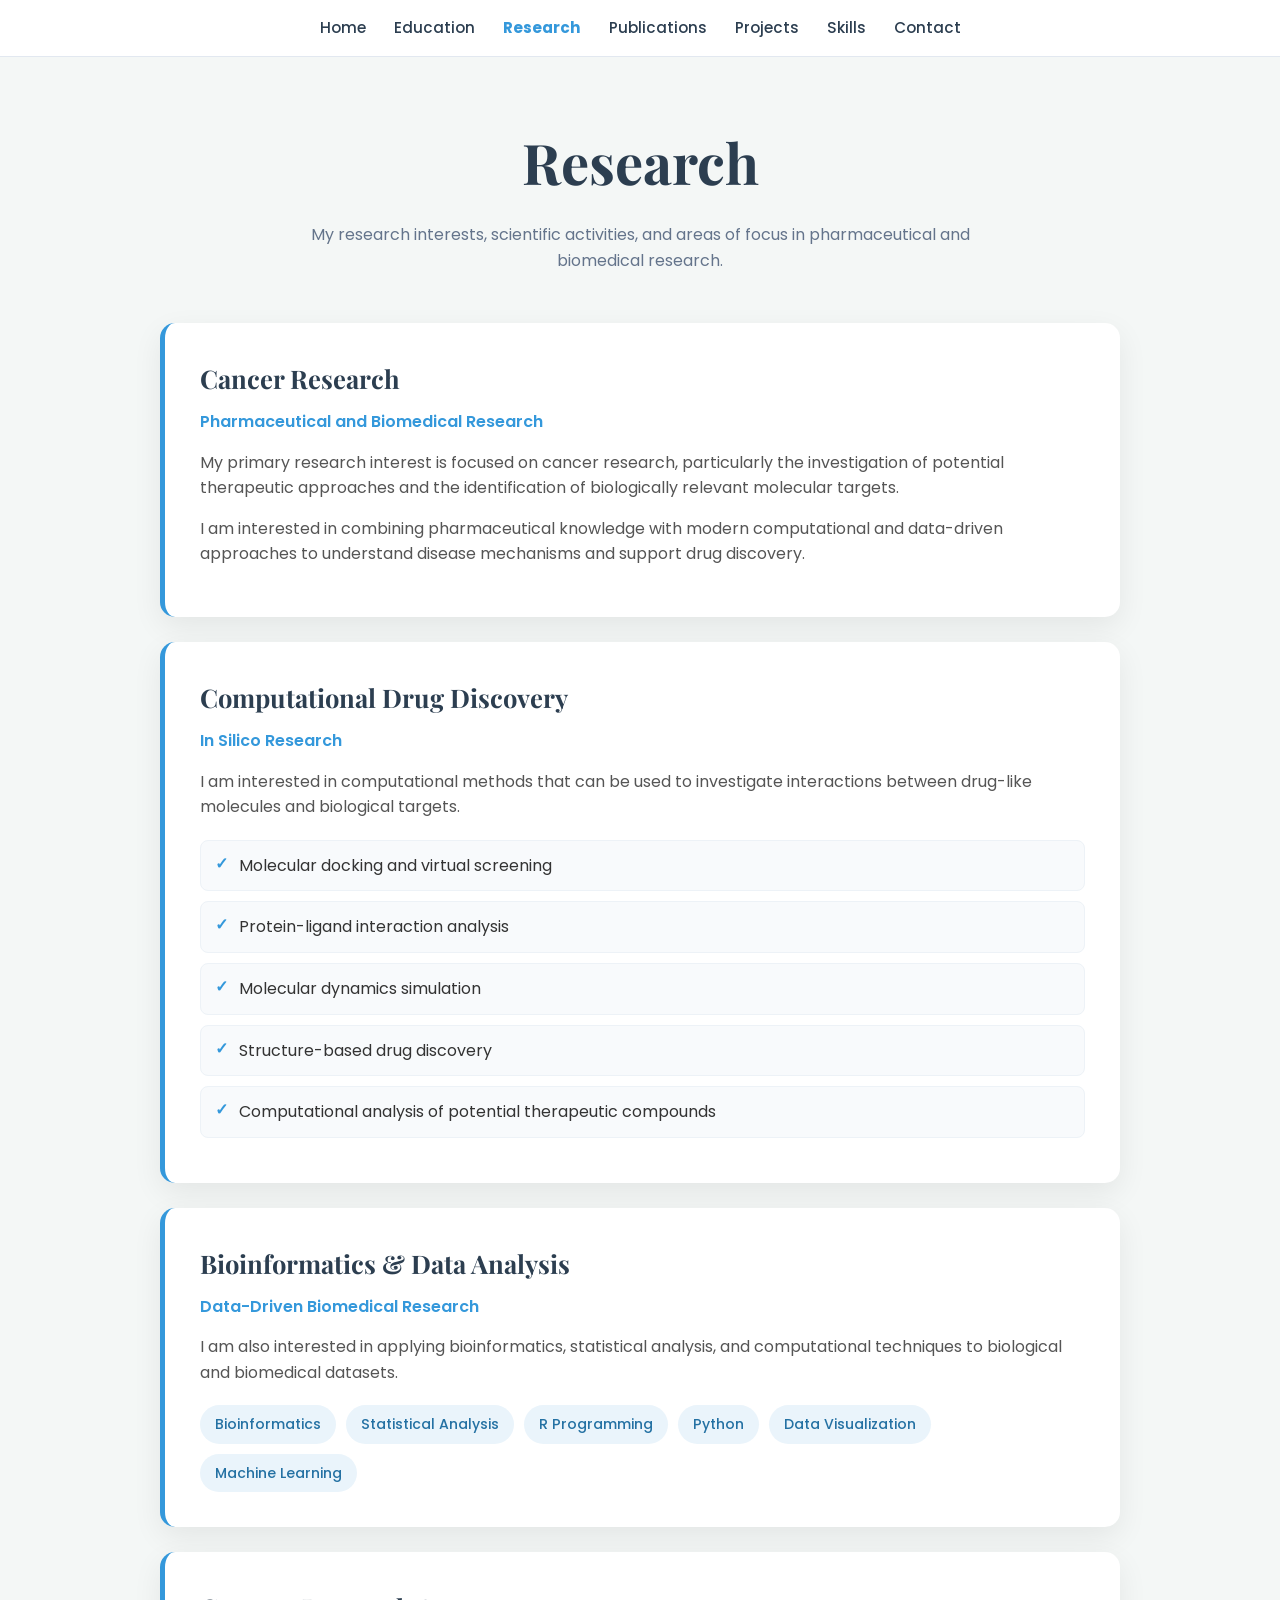
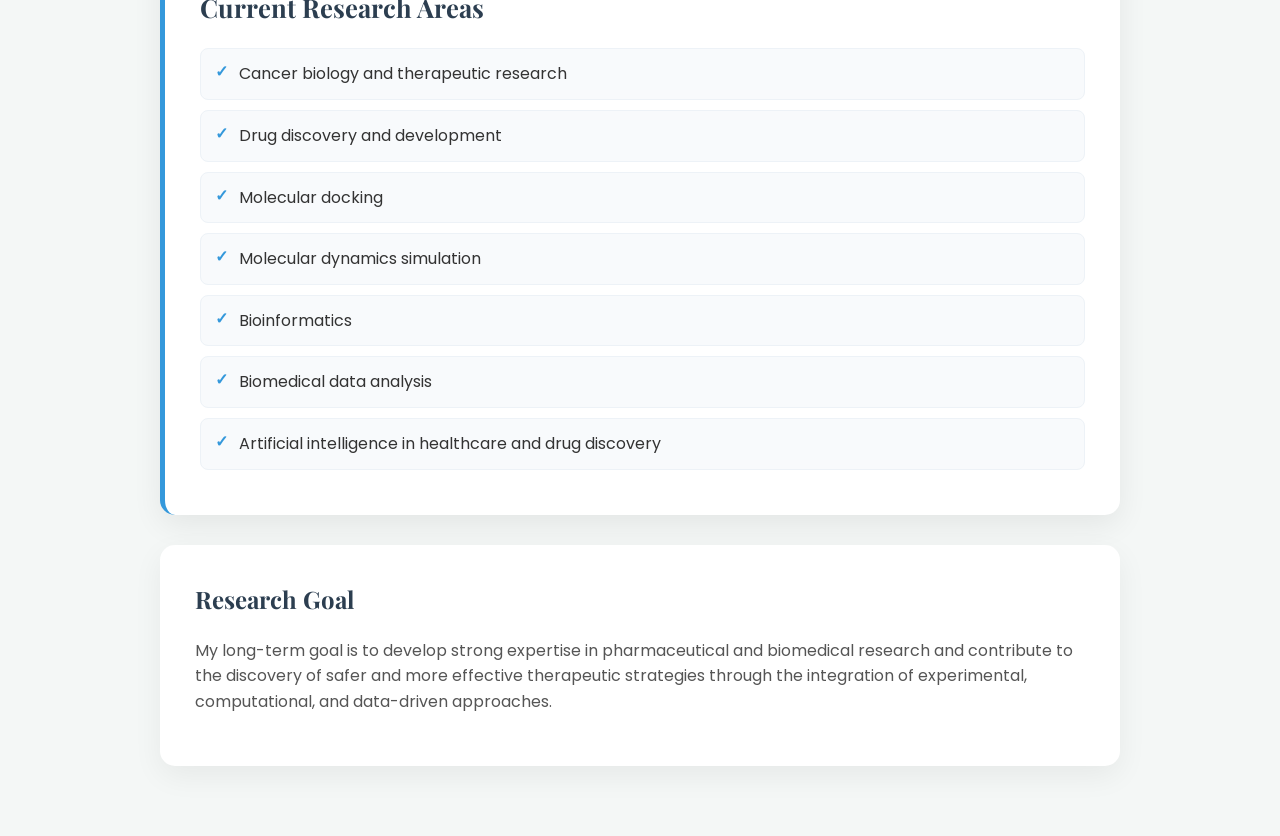
<file: research/index.html>
<!DOCTYPE html>
<html lang="en">

<head>

    <meta charset="UTF-8">

    <meta
        name="viewport"
        content="width=device-width, initial-scale=1.0"
    >

    <title>Abdullah Al Mamun | Research</title>

    <!-- Google Fonts -->
    <link rel="preconnect" href="https://fonts.googleapis.com">
    <link rel="preconnect" href="https://fonts.gstatic.com" crossorigin>

    <link
        href="https://fonts.googleapis.com/css2?family=Playfair+Display:wght@700&family=Poppins:wght@300;400;500;600;700&display=swap"
        rel="stylesheet"
    >

    <!-- Font Awesome -->
    <link
        rel="stylesheet"
        href="https://cdnjs.cloudflare.com/ajax/libs/font-awesome/6.5.1/css/all.min.css"
        crossorigin="anonymous"
        referrerpolicy="no-referrer"
    >

    <style>

        :root {
            --primary-color: #2c3e50;
            --accent-color: #3498db;
            --bg-color: #f4f7f6;
            --text-color: #333;
            --card-bg: #ffffff;
            --border-color: #e2e8f0;
        }

        * {
            box-sizing: border-box;
            scroll-behavior: smooth;
        }

        body {
            font-family: 'Poppins', sans-serif;
            background-color: var(--bg-color);
            color: var(--text-color);
            margin: 0;
            padding: 0;
            line-height: 1.6;
        }


        /* =========================
           Navigation
        ========================== */

        .site-header {
            background: #ffffff;
            border-bottom: 1px solid var(--border-color);
            position: sticky;
            top: 0;
            z-index: 1000;
        }

        .site-nav {
            max-width: 1100px;
            margin: 0 auto;
            padding: 16px 20px;

            display: flex;
            justify-content: center;
            align-items: center;

            gap: 28px;
            flex-wrap: wrap;
        }

        .site-nav a {
            color: var(--primary-color);
            text-decoration: none;

            font-weight: 500;
            font-size: 0.95rem;

            transition:
                color 0.2s ease,
                transform 0.2s ease;
        }

        .site-nav a:hover {
            color: var(--accent-color);
            transform: translateY(-1px);
        }

        .site-nav a.active {
            color: var(--accent-color);
            font-weight: 700;
        }


        /* =========================
           Page Header
        ========================== */

        .page-header {
            text-align: center;

            max-width: 1000px;

            margin: 0 auto;

            padding:
                60px 20px 30px 20px;
        }

        .page-header h1 {
            font-family:
                'Playfair Display',
                serif;

            font-size:
                clamp(2.3rem, 5vw, 3.5rem);

            color:
                var(--primary-color);

            margin:
                0 0 15px 0;
        }

        .page-header p {
            max-width: 720px;

            margin: 0 auto;

            color: #64748b;

            font-size: 1rem;
        }


        /* =========================
           Main Container
        ========================== */

        .container {
            max-width: 1000px;

            margin: 0 auto;

            padding:
                20px 20px 70px 20px;
        }


        /* =========================
           Research Card
        ========================== */

        .research-card {
            background:
                var(--card-bg);

            border-radius:
                15px;

            padding:
                35px;

            margin-bottom:
                25px;

            box-shadow:
                0 10px 30px
                rgba(0, 0, 0, 0.07);

            border-left:
                5px solid var(--accent-color);

            transition:
                transform 0.3s ease,
                box-shadow 0.3s ease;
        }

        .research-card:hover {
            transform:
                translateY(-5px);

            box-shadow:
                0 15px 35px
                rgba(0, 0, 0, 0.11);
        }


        /* =========================
           Research Title
        ========================== */

        .research-card h2 {
            font-family:
                'Playfair Display',
                serif;

            color:
                var(--primary-color);

            margin:
                0 0 10px 0;

            font-size:
                1.6rem;
        }

        .research-card h3 {
            color:
                var(--accent-color);

            margin:
                0 0 15px 0;

            font-size:
                1rem;

            font-weight:
                600;
        }

        .research-card p {
            color:
                #555;

            margin:
                0 0 15px 0;
        }


        /* =========================
           Research Areas
        ========================== */

        .research-list {
            list-style:
                none;

            padding:
                0;

            margin:
                20px 0 0 0;
        }

        .research-list li {
            position:
                relative;

            padding:
                12px 15px 12px 38px;

            margin-bottom:
                10px;

            background:
                #f8fafc;

            border-radius:
                8px;

            border:
                1px solid #edf2f7;
        }

        .research-list li::before {
            content:
                "✓";

            position:
                absolute;

            left:
                14px;

            top:
                10px;

            color:
                var(--accent-color);

            font-weight:
                700;
        }


        /* =========================
           Research Tags
        ========================== */

        .research-tags {
            display:
                flex;

            flex-wrap:
                wrap;

            gap:
                10px;

            margin-top:
                20px;
        }

        .research-tag {
            background:
                #eaf4fb;

            color:
                #2471a3;

            padding:
                8px 15px;

            border-radius:
                20px;

            font-size:
                0.88rem;

            font-weight:
                500;
        }


        /* =========================
           Research Goals
        ========================== */

        .goal-box {
            background:
                #ffffff;

            border-radius:
                15px;

            padding:
                35px;

            margin-top:
                30px;

            box-shadow:
                0 10px 30px
                rgba(0, 0, 0, 0.06);
        }

        .goal-box h2 {
            font-family:
                'Playfair Display',
                serif;

            color:
                var(--primary-color);

            margin-top:
                0;
        }

        .goal-box p {
            color:
                #555;
        }


        /* =========================
           Responsive
        ========================== */

        @media (max-width: 768px) {

            .site-nav {
                gap:
                    15px;

                padding:
                    14px 12px;
            }

            .site-nav a {
                font-size:
                    0.9rem;
            }

            .page-header {
                padding:
                    45px 15px 20px 15px;
            }

            .container {
                padding:
                    15px 15px 50px 15px;
            }

            .research-card,
            .goal-box {
                padding:
                    25px;
            }
        }


        @media (max-width: 500px) {

            .research-card h2 {
                font-size:
                    1.35rem;
            }

        }

    </style>

</head>


<body>


    <!-- =========================
         Navigation
    ========================== -->

    <header class="site-header">

        <nav class="site-nav">

            <a href="../">
                Home
            </a>

            <a href="../education/">
                Education
            </a>

            <a
                href="../research/"
                class="active"
            >
                Research
            </a>

            <a href="../publications/">
                Publications
            </a>

            <a href="../projects/">
                Projects
            </a>

            <a href="../skills/">
                Skills
            </a>

            <a href="../contact/">
                Contact
            </a>

        </nav>

    </header>


    <!-- =========================
         Page Header
    ========================== -->

    <header class="page-header">

        <h1>
            Research
        </h1>

        <p>
            My research interests, scientific activities,
            and areas of focus in pharmaceutical and biomedical research.
        </p>

    </header>


    <!-- =========================
         Main Content
    ========================== -->

    <main class="container">


        <!-- =========================
             Research Interest
        ========================== -->

        <section class="research-card">

            <h2>
                Cancer Research
            </h2>

            <h3>
                Pharmaceutical and Biomedical Research
            </h3>

            <p>
                My primary research interest is focused on cancer research,
                particularly the investigation of potential therapeutic
                approaches and the identification of biologically relevant
                molecular targets.
            </p>

            <p>
                I am interested in combining pharmaceutical knowledge with
                modern computational and data-driven approaches to understand
                disease mechanisms and support drug discovery.
            </p>

        </section>


        <!-- =========================
             Computational Research
        ========================== -->

        <section class="research-card">

            <h2>
                Computational Drug Discovery
            </h2>

            <h3>
                In Silico Research
            </h3>

            <p>
                I am interested in computational methods that can be used
                to investigate interactions between drug-like molecules
                and biological targets.
            </p>

            <ul class="research-list">

                <li>
                    Molecular docking and virtual screening
                </li>

                <li>
                    Protein-ligand interaction analysis
                </li>

                <li>
                    Molecular dynamics simulation
                </li>

                <li>
                    Structure-based drug discovery
                </li>

                <li>
                    Computational analysis of potential therapeutic compounds
                </li>

            </ul>

        </section>


        <!-- =========================
             Bioinformatics
        ========================== -->

        <section class="research-card">

            <h2>
                Bioinformatics &amp; Data Analysis
            </h2>

            <h3>
                Data-Driven Biomedical Research
            </h3>

            <p>
                I am also interested in applying bioinformatics,
                statistical analysis, and computational techniques
                to biological and biomedical datasets.
            </p>

            <div class="research-tags">

                <span class="research-tag">
                    Bioinformatics
                </span>

                <span class="research-tag">
                    Statistical Analysis
                </span>

                <span class="research-tag">
                    R Programming
                </span>

                <span class="research-tag">
                    Python
                </span>

                <span class="research-tag">
                    Data Visualization
                </span>

                <span class="research-tag">
                    Machine Learning
                </span>

            </div>

        </section>


        <!-- =========================
             Research Areas
        ========================== -->

        <section class="research-card">

            <h2>
                Current Research Areas
            </h2>

            <ul class="research-list">

                <li>
                    Cancer biology and therapeutic research
                </li>

                <li>
                    Drug discovery and development
                </li>

                <li>
                    Molecular docking
                </li>

                <li>
                    Molecular dynamics simulation
                </li>

                <li>
                    Bioinformatics
                </li>

                <li>
                    Biomedical data analysis
                </li>

                <li>
                    Artificial intelligence in healthcare and drug discovery
                </li>

            </ul>

        </section>


        <!-- =========================
             Research Goal
        ========================== -->

        <section class="goal-box">

            <h2>
                Research Goal
            </h2>

            <p>
                My long-term goal is to develop strong expertise in
                pharmaceutical and biomedical research and contribute
                to the discovery of safer and more effective therapeutic
                strategies through the integration of experimental,
                computational, and data-driven approaches.
            </p>

        </section>


    </main>


</body>

</html>
</file>
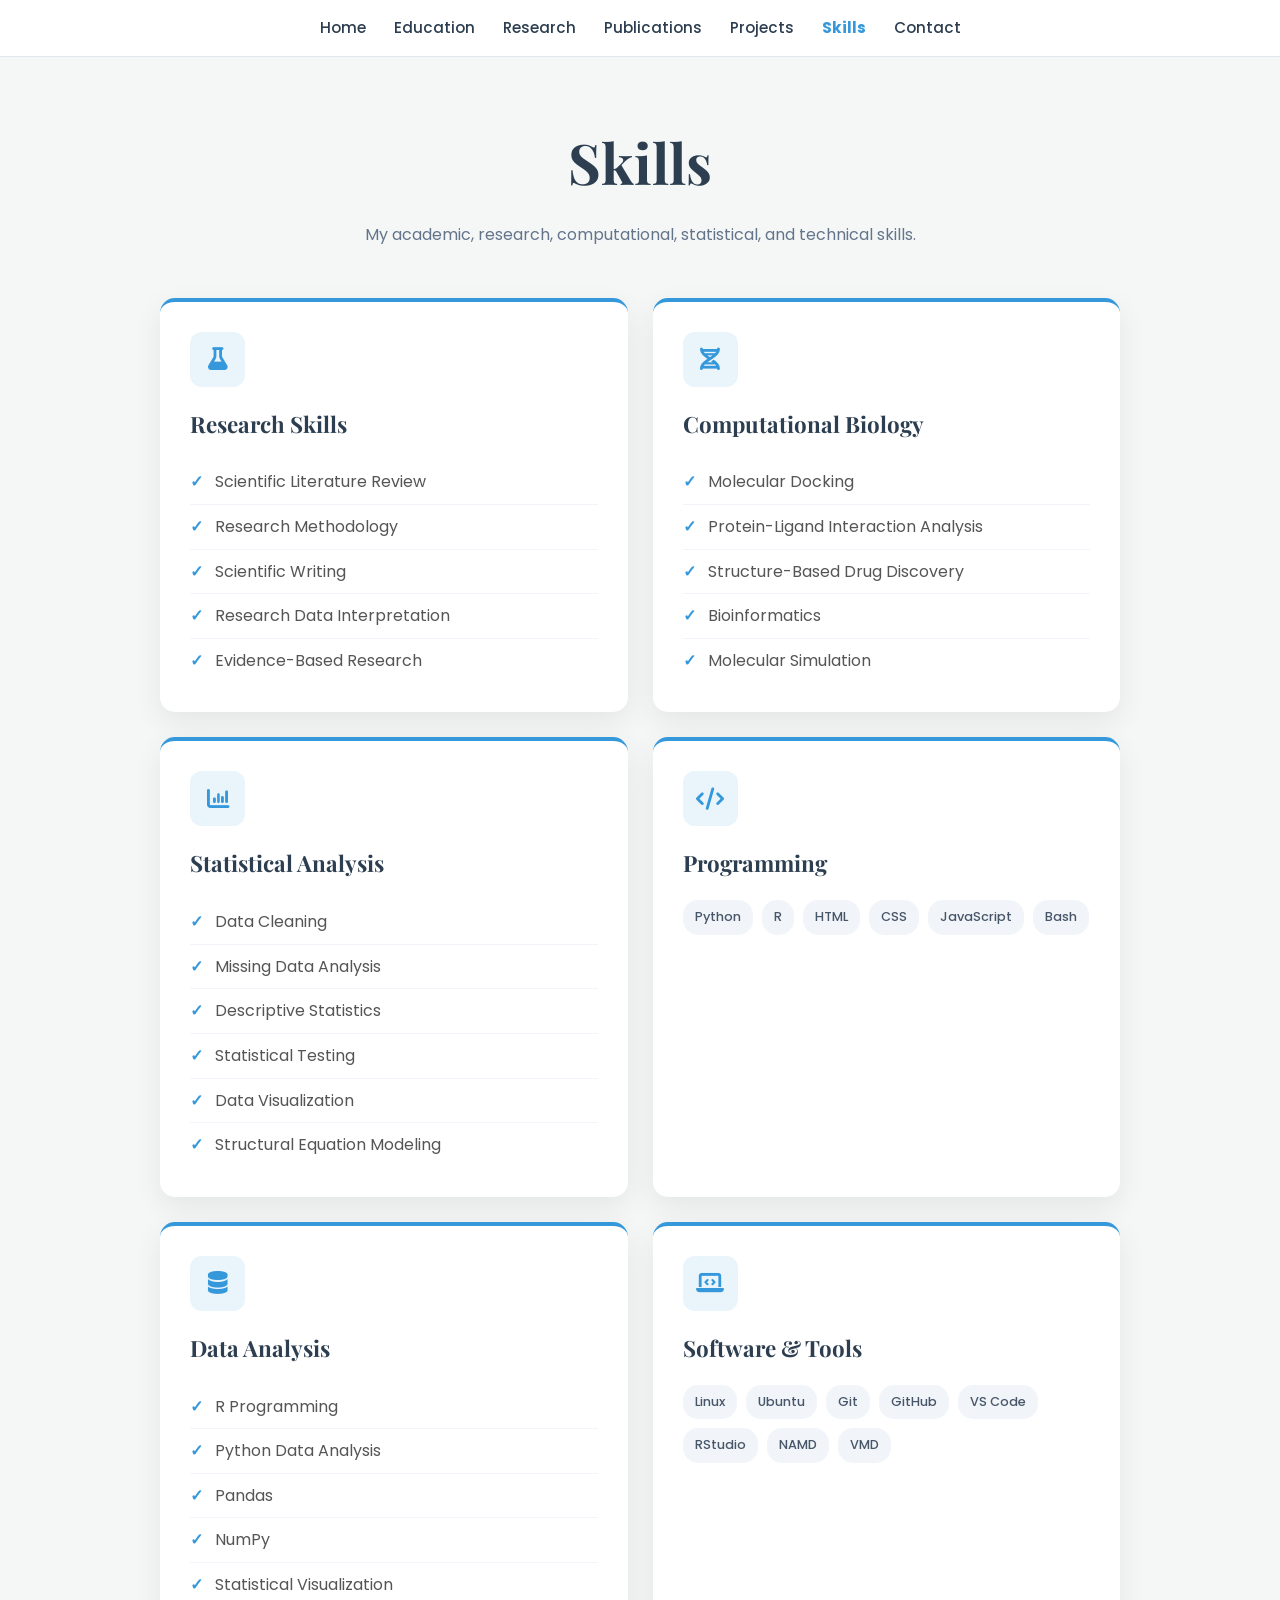
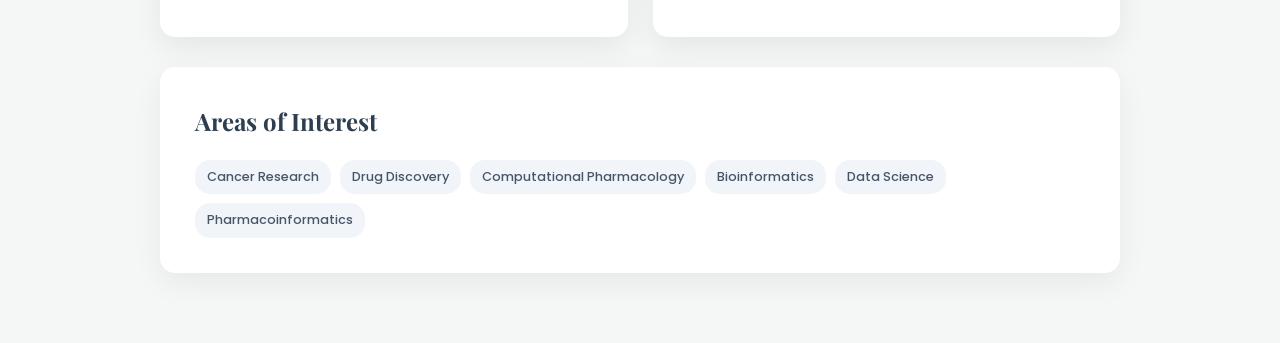
<file: skills/index.html>
<!DOCTYPE html>
<html lang="en">

<head>

    <meta charset="UTF-8">

    <meta
        name="viewport"
        content="width=device-width, initial-scale=1.0"
    >

    <title>Abdullah Al Mamun | Skills</title>

    <!-- Google Fonts -->
    <link rel="preconnect" href="https://fonts.googleapis.com">
    <link rel="preconnect" href="https://fonts.gstatic.com" crossorigin>

    <link
        href="https://fonts.googleapis.com/css2?family=Playfair+Display:wght@700&family=Poppins:wght@300;400;500;600;700&display=swap"
        rel="stylesheet"
    >

    <!-- Font Awesome -->
    <link
        rel="stylesheet"
        href="https://cdnjs.cloudflare.com/ajax/libs/font-awesome/6.5.1/css/all.min.css"
        crossorigin="anonymous"
        referrerpolicy="no-referrer"
    >

    <style>

        :root {
            --primary-color: #2c3e50;
            --accent-color: #3498db;
            --bg-color: #f4f7f6;
            --text-color: #333;
            --card-bg: #ffffff;
            --border-color: #e2e8f0;
        }

        * {
            box-sizing: border-box;
            scroll-behavior: smooth;
        }

        body {
            font-family: 'Poppins', sans-serif;
            background-color: var(--bg-color);
            color: var(--text-color);

            margin: 0;
            padding: 0;

            line-height: 1.6;
        }


        /* =========================
           Navigation
        ========================== */

        .site-header {
            background: #ffffff;

            border-bottom:
                1px solid var(--border-color);

            position: sticky;

            top: 0;

            z-index: 1000;
        }


        .site-nav {
            max-width: 1100px;

            margin: 0 auto;

            padding: 16px 20px;

            display: flex;

            justify-content: center;

            align-items: center;

            gap: 28px;

            flex-wrap: wrap;
        }


        .site-nav a {
            color: var(--primary-color);

            text-decoration: none;

            font-weight: 500;

            font-size: 0.95rem;

            transition:
                color 0.2s ease,
                transform 0.2s ease;
        }


        .site-nav a:hover {
            color: var(--accent-color);

            transform:
                translateY(-1px);
        }


        .site-nav a.active {
            color: var(--accent-color);

            font-weight: 700;
        }


        /* =========================
           Page Header
        ========================== */

        .page-header {
            text-align: center;

            max-width: 1000px;

            margin: 0 auto;

            padding:
                60px 20px 30px 20px;
        }


        .page-header h1 {
            font-family:
                'Playfair Display',
                serif;

            font-size:
                clamp(2.3rem, 5vw, 3.5rem);

            color:
                var(--primary-color);

            margin:
                0 0 15px 0;
        }


        .page-header p {
            max-width: 720px;

            margin: 0 auto;

            color: #64748b;

            font-size: 1rem;
        }


        /* =========================
           Main Container
        ========================== */

        .container {
            max-width: 1000px;

            margin: 0 auto;

            padding:
                20px 20px 70px 20px;
        }


        /* =========================
           Skills Grid
        ========================== */

        .skills-grid {
            display: grid;

            grid-template-columns:
                repeat(2, 1fr);

            gap: 25px;
        }


        /* =========================
           Skill Card
        ========================== */

        .skill-card {
            background:
                var(--card-bg);

            border-radius:
                15px;

            padding:
                30px;

            box-shadow:
                0 10px 30px
                rgba(0, 0, 0, 0.07);

            border-top:
                4px solid var(--accent-color);

            transition:
                transform 0.3s ease,
                box-shadow 0.3s ease;
        }


        .skill-card:hover {
            transform:
                translateY(-6px);

            box-shadow:
                0 16px 38px
                rgba(0, 0, 0, 0.12);
        }


        /* =========================
           Skill Icon
        ========================== */

        .skill-icon {
            width:
                55px;

            height:
                55px;

            border-radius:
                12px;

            background:
                #eaf4fb;

            color:
                var(--accent-color);

            display:
                flex;

            align-items:
                center;

            justify-content:
                center;

            margin-bottom:
                20px;
        }


        .skill-icon i {
            font-size:
                1.4rem;
        }


        /* =========================
           Skill Heading
        ========================== */

        .skill-card h2 {
            font-family:
                'Playfair Display',
                serif;

            color:
                var(--primary-color);

            font-size:
                1.4rem;

            margin:
                0 0 18px 0;
        }


        /* =========================
           Skill List
        ========================== */

        .skill-list {
            list-style:
                none;

            padding:
                0;

            margin:
                0;
        }


        .skill-list li {
            position:
                relative;

            padding:
                9px 0 9px 25px;

            border-bottom:
                1px solid #f1f5f9;

            color:
                #555;
        }


        .skill-list li:last-child {
            border-bottom:
                none;
        }


        .skill-list li::before {
            content:
                "✓";

            position:
                absolute;

            left:
                0;

            color:
                var(--accent-color);

            font-weight:
                700;
        }


        /* =========================
           Skill Tags
        ========================== */

        .skill-tags {
            display:
                flex;

            flex-wrap:
                wrap;

            gap:
                9px;
        }


        .skill-tag {
            background:
                #f1f5f9;

            color:
                #475569;

            padding:
                7px 12px;

            border-radius:
                15px;

            font-size:
                0.8rem;

            font-weight:
                500;
        }


        /* =========================
           Research Tools
        ========================== */

        .tools-section {
            background:
                #ffffff;

            border-radius:
                15px;

            padding:
                35px;

            margin-top:
                30px;

            box-shadow:
                0 10px 30px
                rgba(0, 0, 0, 0.06);
        }


        .tools-section h2 {
            font-family:
                'Playfair Display',
                serif;

            color:
                var(--primary-color);

            margin:
                0 0 20px 0;
        }


        /* =========================
           Responsive
        ========================== */

        @media (max-width: 768px) {

            .site-nav {
                gap:
                    15px;

                padding:
                    14px 12px;
            }


            .site-nav a {
                font-size:
                    0.9rem;
            }


            .page-header {
                padding:
                    45px 15px 20px 15px;
            }


            .container {
                padding:
                    15px 15px 50px 15px;
            }


            .skills-grid {
                grid-template-columns:
                    1fr;
            }


            .skill-card,
            .tools-section {
                padding:
                    25px;
            }

        }


        @media (max-width: 500px) {

            .skill-card h2 {
                font-size:
                    1.25rem;
            }

        }

    </style>

</head>


<body>


    <!-- =========================
         Navigation
    ========================== -->

    <header class="site-header">

        <nav class="site-nav">

            <a href="../">
                Home
            </a>

            <a href="../education/">
                Education
            </a>

            <a href="../research/">
                Research
            </a>

            <a href="../publications/">
                Publications
            </a>

            <a href="../projects/">
                Projects
            </a>

            <a
                href="../skills/"
                class="active"
            >
                Skills
            </a>

            <a href="../contact/">
                Contact
            </a>

        </nav>

    </header>


    <!-- =========================
         Page Header
    ========================== -->

    <header class="page-header">

        <h1>
            Skills
        </h1>

        <p>
            My academic, research, computational,
            statistical, and technical skills.
        </p>

    </header>


    <!-- =========================
         Main Content
    ========================== -->

    <main class="container">


        <section class="skills-grid">


            <!-- Research Skills -->

            <article class="skill-card">

                <div class="skill-icon">

                    <i class="fa-solid fa-flask"></i>

                </div>


                <h2>
                    Research Skills
                </h2>


                <ul class="skill-list">

                    <li>
                        Scientific Literature Review
                    </li>

                    <li>
                        Research Methodology
                    </li>

                    <li>
                        Scientific Writing
                    </li>

                    <li>
                        Research Data Interpretation
                    </li>

                    <li>
                        Evidence-Based Research
                    </li>

                </ul>

            </article>


            <!-- Computational Biology -->

            <article class="skill-card">

                <div class="skill-icon">

                    <i class="fa-solid fa-dna"></i>

                </div>


                <h2>
                    Computational Biology
                </h2>


                <ul class="skill-list">

                    <li>
                        Molecular Docking
                    </li>

                    <li>
                        Protein-Ligand Interaction Analysis
                    </li>

                    <li>
                        Structure-Based Drug Discovery
                    </li>

                    <li>
                        Bioinformatics
                    </li>

                    <li>
                        Molecular Simulation
                    </li>

                </ul>

            </article>


            <!-- Statistical Analysis -->

            <article class="skill-card">

                <div class="skill-icon">

                    <i class="fa-solid fa-chart-column"></i>

                </div>


                <h2>
                    Statistical Analysis
                </h2>


                <ul class="skill-list">

                    <li>
                        Data Cleaning
                    </li>

                    <li>
                        Missing Data Analysis
                    </li>

                    <li>
                        Descriptive Statistics
                    </li>

                    <li>
                        Statistical Testing
                    </li>

                    <li>
                        Data Visualization
                    </li>

                    <li>
                        Structural Equation Modeling
                    </li>

                </ul>

            </article>


            <!-- Programming -->

            <article class="skill-card">

                <div class="skill-icon">

                    <i class="fa-solid fa-code"></i>

                </div>


                <h2>
                    Programming
                </h2>


                <div class="skill-tags">

                    <span class="skill-tag">
                        Python
                    </span>

                    <span class="skill-tag">
                        R
                    </span>

                    <span class="skill-tag">
                        HTML
                    </span>

                    <span class="skill-tag">
                        CSS
                    </span>

                    <span class="skill-tag">
                        JavaScript
                    </span>

                    <span class="skill-tag">
                        Bash
                    </span>

                </div>

            </article>


            <!-- Data Analysis -->

            <article class="skill-card">

                <div class="skill-icon">

                    <i class="fa-solid fa-database"></i>

                </div>


                <h2>
                    Data Analysis
                </h2>


                <ul class="skill-list">

                    <li>
                        R Programming
                    </li>

                    <li>
                        Python Data Analysis
                    </li>

                    <li>
                        Pandas
                    </li>

                    <li>
                        NumPy
                    </li>

                    <li>
                        Statistical Visualization
                    </li>

                </ul>

            </article>


            <!-- Software & Tools -->

            <article class="skill-card">

                <div class="skill-icon">

                    <i class="fa-solid fa-laptop-code"></i>

                </div>


                <h2>
                    Software &amp; Tools
                </h2>


                <div class="skill-tags">

                    <span class="skill-tag">
                        Linux
                    </span>

                    <span class="skill-tag">
                        Ubuntu
                    </span>

                    <span class="skill-tag">
                        Git
                    </span>

                    <span class="skill-tag">
                        GitHub
                    </span>

                    <span class="skill-tag">
                        VS Code
                    </span>

                    <span class="skill-tag">
                        RStudio
                    </span>

                    <span class="skill-tag">
                        NAMD
                    </span>

                    <span class="skill-tag">
                        VMD
                    </span>

                </div>

            </article>


        </section>


        <!-- =========================
             Additional Skills
        ========================== -->

        <section class="tools-section">

            <h2>
                Areas of Interest
            </h2>


            <div class="skill-tags">

                <span class="skill-tag">
                    Cancer Research
                </span>

                <span class="skill-tag">
                    Drug Discovery
                </span>

                <span class="skill-tag">
                    Computational Pharmacology
                </span>

                <span class="skill-tag">
                    Bioinformatics
                </span>

                <span class="skill-tag">
                    Data Science
                </span>

                <span class="skill-tag">
                    Pharmacoinformatics
                </span>

            </div>

        </section>


    </main>


</body>

</html>
</file>
